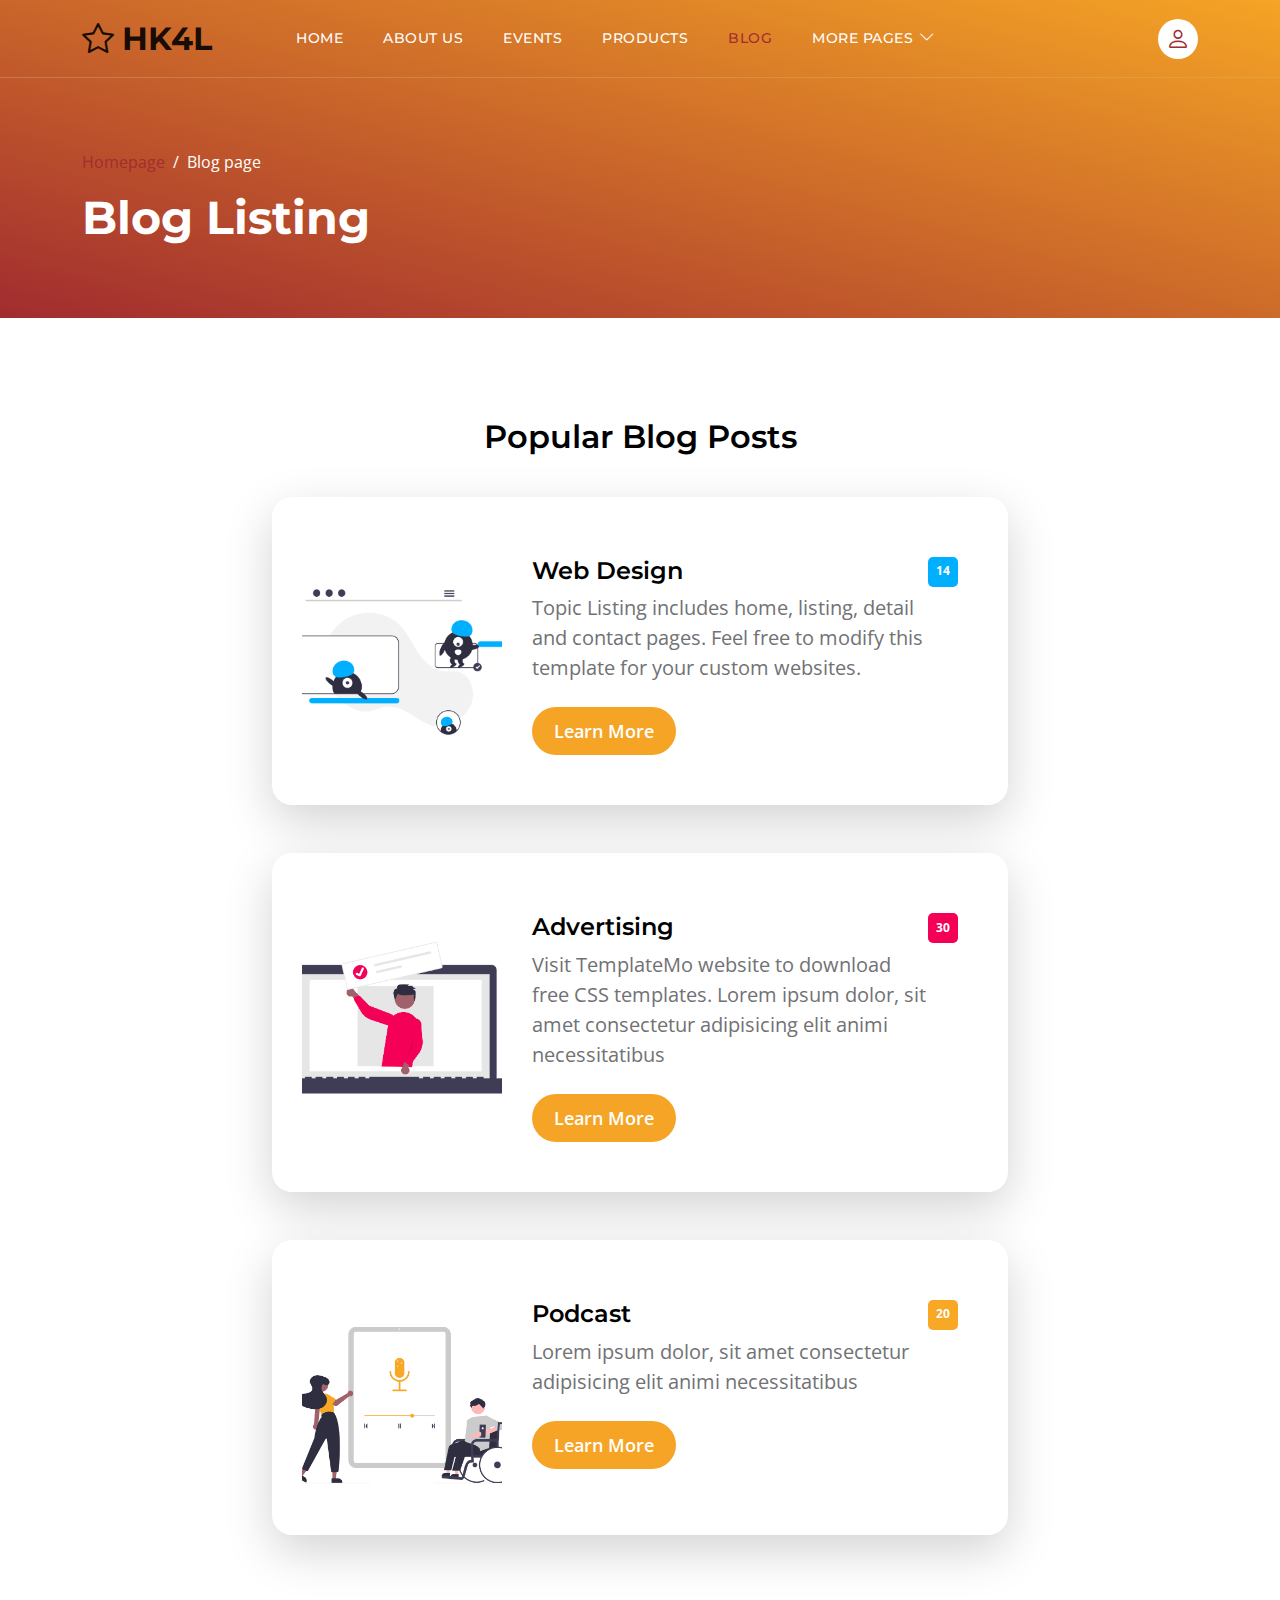
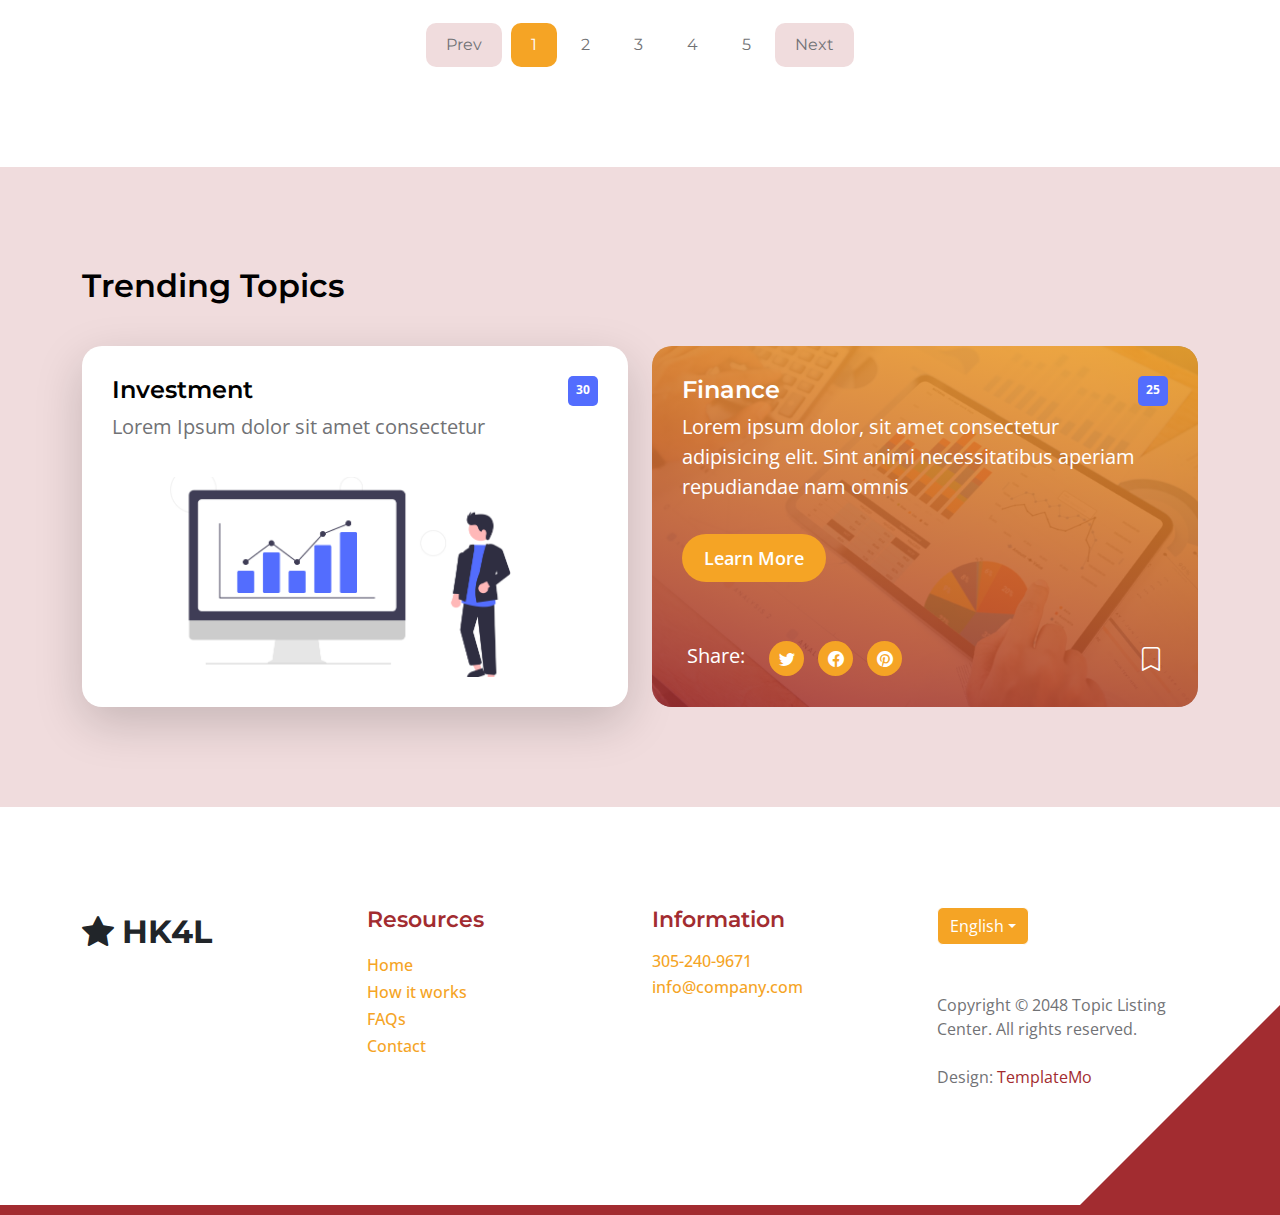
<file: blogg.html>
<!doctype html>
<html lang="en">
    <head>
        <meta charset="utf-8">
        <meta name="viewport" content="width=device-width, initial-scale=1">

        <meta name="description" content="">
        <meta name="author" content="">

        <title>Blog Listing Page</title>

        <!-- CSS FILES -->        
        <link rel="preconnect" href="https://fonts.googleapis.com">
        
        <link rel="preconnect" href="https://fonts.gstatic.com" crossorigin>

        <link href="https://fonts.googleapis.com/css2?family=Montserrat:wght@500;600;700&family=Open+Sans&display=swap" rel="stylesheet">
                        
        <link href="blog-page/css/bootstrap.min.css" rel="stylesheet">

        <link href="blog-page/css/bootstrap-icons.css" rel="stylesheet">

        <link href="blog-page/css/team-hk-site.css" rel="stylesheet">

    </head>
    
    <body class="topics-listing-page" id="top">

        <main>

            <nav class="navbar navbar-expand-lg">
                <div class="container">
                    <a class="navbar-brand" href="index.html">
                        <i class="bi-star"></i>
                        <span>HK4L</span>
                    </a>

                    <div class="d-lg-none ms-auto me-4">
                        <a href="#top" class="navbar-icon bi-person smoothscroll"></a>
                    </div>
    
                    <button class="navbar-toggler" type="button" data-bs-toggle="collapse" data-bs-target="#navbarNav" aria-controls="navbarNav" aria-expanded="false" aria-label="Toggle navigation">
                        <span class="navbar-toggler-icon"></span>
                    </button>
    
                    <div class="collapse navbar-collapse" id="navbarNav">
                        <ul class="navbar-nav ms-lg-5 me-lg-auto">
                            <li class="nav-item">
                                <a class="nav-link click-scroll" href="index.html">Home</a>
                            </li>

                            <li class="nav-item">
                                <a class="nav-link" href="about.html">About Us</a>
                            </li>
    
                            <li class="nav-item">
                                <a class="nav-link" href="events.html">Events</a>
                            </li>

                            <li class="nav-item">
                                <a class="nav-link" href="products.html">Products</a>
                            </li>
    
                            <li class="nav-item">
                                <a class="nav-link active" href="blog.html">Blog</a>
                            </li>

                            <li class="nav-item dropdown">
                                <a class="nav-link dropdown-toggle" href="#section_5" id="navbarLightDropdownMenuLink" role="button" data-bs-toggle="dropdown" aria-expanded="false">More Pages</a>

                                <ul class="dropdown-menu dropdown-menu-light" aria-labelledby="navbarLightDropdownMenuLink">
                                    <li><a class="dropdown-item active" href="docs.html">Documentation</a></li>

                                    <li><a class="dropdown-item" href="contact.html">Contact Us</a></li>
                                </ul>
                            </li>
                        </ul>

                        <div class="d-none d-lg-block">
                            <a href="#top" class="navbar-icon bi-person smoothscroll"></a>
                        </div>
                    </div>
                </div>
            </nav>


            <header class="site-header d-flex flex-column justify-content-center align-items-center">
                <div class="container">
                    <div class="row align-items-center">

                        <div class="col-lg-5 col-12">
                            <nav aria-label="breadcrumb">
                                <ol class="breadcrumb">
                                    <li class="breadcrumb-item"><a href="index.html">Homepage</a></li>

                                    <li class="breadcrumb-item active" aria-current="page">Blog page</li>
                                </ol>
                            </nav>

                            <h2 class="text-white">Blog Listing</h2>
                        </div>

                    </div>
                </div>
            </header>


            <section class="section-padding">
                <div class="container">
                    <div class="row">

                        <div class="col-lg-12 col-12 text-center">
                            <h3 class="mb-4">Popular Blog Posts</h3>
                        </div>

                        <div class="col-lg-8 col-12 mt-3 mx-auto">
                            <div class="custom-block custom-block-topics-listing bg-white shadow-lg mb-5">
                                <div class="d-flex">
                                    <img src="blog-page/images/topics/undraw_Remote_design_team_re_urdx.png" class="custom-block-image img-fluid" alt="">

                                    <div class="custom-block-topics-listing-info d-flex">
                                        <div>
                                            <h5 class="mb-2">Web Design</h5>

                                            <p class="mb-0">Topic Listing includes home, listing, detail and contact pages. Feel free to modify this template for your custom websites.</p>

                                            <a href="blog-detail.html" class="btn custom-btn mt-3 mt-lg-4">Learn More</a>
                                        </div>

                                        <span class="badge bg-design rounded-pill ms-auto">14</span>
                                    </div>
                                </div>
                            </div>

                            <div class="custom-block custom-block-topics-listing bg-white shadow-lg mb-5">
                                <div class="d-flex">
                                    <img src="blog-page/images/topics/undraw_online_ad_re_ol62.png" class="custom-block-image img-fluid" alt="">

                                    <div class="custom-block-topics-listing-info d-flex">
                                        <div>
                                            <h5 class="mb-2">Advertising</h5>

                                            <p class="mb-0">Visit TemplateMo website to download free CSS templates. Lorem ipsum dolor, sit amet consectetur adipisicing elit animi necessitatibus</p>

                                            <a href="topics-detail.html" class="btn custom-btn mt-3 mt-lg-4">Learn More</a>
                                        </div>

                                        <span class="badge bg-advertising rounded-pill ms-auto">30</span>
                                    </div>
                                </div>
                            </div>

                            <div class="custom-block custom-block-topics-listing bg-white shadow-lg mb-5">
                                <div class="d-flex">
                                    <img src="blog-page/images/topics/undraw_Podcast_audience_re_4i5q.png" class="custom-block-image img-fluid" alt="">

                                    <div class="custom-block-topics-listing-info d-flex">
                                        <div>
                                            <h5 class="mb-2">Podcast</h5>

                                            <p class="mb-0">Lorem ipsum dolor, sit amet consectetur adipisicing elit animi necessitatibus</p>

                                            <a href="topics-detail.html" class="btn custom-btn mt-3 mt-lg-4">Learn More</a>
                                        </div>

                                        <span class="badge bg-music rounded-pill ms-auto">20</span>
                                    </div>
                                </div>
                            </div>
                        </div>

                        <div class="col-lg-12 col-12">
                            <nav aria-label="Page navigation example">
                                <ul class="pagination justify-content-center mb-0">
                                    <li class="page-item">
                                        <a class="page-link" href="#" aria-label="Previous">
                                            <span aria-hidden="true">Prev</span>
                                        </a>
                                    </li>

                                    <li class="page-item active" aria-current="page">
                                        <a class="page-link" href="#">1</a>
                                    </li>
                                    
                                    <li class="page-item">
                                        <a class="page-link" href="#">2</a>
                                    </li>
                                    
                                    <li class="page-item">
                                        <a class="page-link" href="#">3</a>
                                    </li>

                                    <li class="page-item">
                                        <a class="page-link" href="#">4</a>
                                    </li>

                                    <li class="page-item">
                                        <a class="page-link" href="#">5</a>
                                    </li>
                                    
                                    <li class="page-item">
                                        <a class="page-link" href="#" aria-label="Next">
                                            <span aria-hidden="true">Next</span>
                                        </a>
                                    </li>
                                </ul>
                            </nav>
                        </div>

                    </div>
                </div>
            </section>


            <section class="section-padding section-bg">
                <div class="container">
                    <div class="row">

                        <div class="col-lg-12 col-12">
                            <h3 class="mb-4">Trending Topics</h3>
                        </div>

                        <div class="col-lg-6 col-md-6 col-12 mt-3 mb-4 mb-lg-0">
                            <div class="custom-block bg-white shadow-lg">
                                <a href="topics-detail.html">
                                    <div class="d-flex">
                                        <div>
                                            <h5 class="mb-2">Investment</h5>

                                            <p class="mb-0">Lorem Ipsum dolor sit amet consectetur</p>
                                        </div>

                                        <span class="badge bg-finance rounded-pill ms-auto">30</span>
                                    </div>

                                    <img src="blog-page/images/topics/undraw_Finance_re_gnv2.png" class="custom-block-image img-fluid" alt="">
                                </a>
                            </div>
                        </div>

                        <div class="col-lg-6 col-md-6 col-12 mt-lg-3">
                            <div class="custom-block custom-block-overlay">
                                <div class="d-flex flex-column h-100">
                                    <img src="blog-page/images/businesswoman-using-tablet-analysis.jpg" class="custom-block-image img-fluid" alt="">

                                    <div class="custom-block-overlay-text d-flex">
                                        <div>
                                            <h5 class="text-white mb-2">Finance</h5>

                                            <p class="text-white">Lorem ipsum dolor, sit amet consectetur adipisicing elit. Sint animi necessitatibus aperiam repudiandae nam omnis</p>

                                            <a href="topics-detail.html" class="btn custom-btn mt-2 mt-lg-3">Learn More</a>
                                        </div>

                                        <span class="badge bg-finance rounded-pill ms-auto">25</span>
                                    </div>

                                    <div class="social-share d-flex">
                                        <p class="text-white me-4">Share:</p>

                                        <ul class="social-icon">
                                            <li class="social-icon-item">
                                                <a href="#" class="social-icon-link bi-twitter"></a>
                                            </li>

                                            <li class="social-icon-item">
                                                <a href="#" class="social-icon-link bi-facebook"></a>
                                            </li>

                                            <li class="social-icon-item">
                                                <a href="#" class="social-icon-link bi-pinterest"></a>
                                            </li>
                                        </ul>

                                        <a href="#" class="custom-icon bi-bookmark ms-auto"></a>
                                    </div>

                                    <div class="section-overlay"></div>
                                </div>
                            </div>
                        </div>

                    </div>
                </div>
            </section>
        </main>

		<footer class="site-footer section-padding">
            <div class="container">
                <div class="row">

                    <div class="col-lg-3 col-12 mb-4 pb-2">
                        <a class="navbar-brand mb-2" href="index.html">
                            <i class="bi-star-fill"></i>
                            <span>HK4L</span>
                        </a>
                    </div>

                    <div class="col-lg-3 col-md-4 col-6">
                        <h6 class="site-footer-title mb-3">Resources</h6>

                        <ul class="site-footer-links">
                            <li class="site-footer-link-item">
                                <a href="#" class="site-footer-link">Home</a>
                            </li>

                            <li class="site-footer-link-item">
                                <a href="#" class="site-footer-link">How it works</a>
                            </li>

                            <li class="site-footer-link-item">
                                <a href="#" class="site-footer-link">FAQs</a>
                            </li>

                            <li class="site-footer-link-item">
                                <a href="#" class="site-footer-link">Contact</a>
                            </li>
                        </ul>
                    </div>

                    <div class="col-lg-3 col-md-4 col-6 mb-4 mb-lg-0">
                        <h6 class="site-footer-title mb-3">Information</h6>

                        <p class="text-white d-flex mb-1">
                            <a href="tel: 305-240-9671" class="site-footer-link">
                                305-240-9671
                            </a>
                        </p>

                        <p class="text-white d-flex">
                            <a href="mailto:info@company.com" class="site-footer-link">
                                info@company.com
                            </a>
                        </p>
                    </div>

                    <div class="col-lg-3 col-md-4 col-12 mt-4 mt-lg-0 ms-auto">
                        <div class="dropdown">
                            <button class="btn btn-secondary dropdown-toggle" type="button" data-bs-toggle="dropdown" aria-expanded="false">
                            English</button>

                            <ul class="dropdown-menu">
                                <li><button class="dropdown-item" type="button">Thai</button></li>

                                <li><button class="dropdown-item" type="button">Myanmar</button></li>

                                <li><button class="dropdown-item" type="button">Arabic</button></li>
                            </ul>
                        </div>

                        <p class="copyright-text mt-lg-5 mt-4">Copyright © 2048 Topic Listing Center. All rights reserved.
                        <br><br>Design: <a rel="nofollow" href="https://templatemo.com" target="_blank">TemplateMo</a></p>
                        
                    </div>

                </div>
            </div>
        </footer>

        <!-- JAVASCRIPT FILES -->
        <script src="blog-page/js/jquery.min.js"></script>
        <script src="blog-page/js/bootstrap.bundle.min.js"></script>
        <script src="blog-page/js/jquery.sticky.js"></script>
        <script src="blog-page/js/custom.js"></script>

    </body>
</html>
</file>
<file: blog-page/css/team-hk-site.css>
/*---------------------------------------
  CUSTOM PROPERTIES ( VARIABLES )             
-----------------------------------------*/
:root {
  --white-color:                  #ffffff;
  --primary-color:                #a22c30;
  --secondary-color:              #f5a425;
  --section-bg-color:             #a12c302a;
  --custom-btn-bg-color:          #f5a425;
  --custom-btn-bg-hover-color:    #a22c30;
  --dark-color:                   #000000;
  --p-color:                      #717275;
  --border-color:                 #ffe17f;
  --link-hover-color:             #a22c30;

  --body-font-family:             'Open Sans', sans-serif;
  --title-font-family:            'Montserrat', sans-serif;

  --h1-font-size:                 58px;
  --h2-font-size:                 46px;
  --h3-font-size:                 32px;
  --h4-font-size:                 28px;
  --h5-font-size:                 24px;
  --h6-font-size:                 22px;
  --p-font-size:                  20px;
  --menu-font-size:               14px;
  --btn-font-size:                18px;
  --copyright-font-size:          16px;

  --border-radius-large:          100px;
  --border-radius-medium:         20px;
  --border-radius-small:          10px;

  --font-weight-normal:           400;
  --font-weight-medium:           500;
  --font-weight-semibold:         600;
  --font-weight-bold:             700;
}

body {
  background-color: var(--white-color);
  font-family: var(--body-font-family); 
}


/*---------------------------------------
  TYPOGRAPHY               
-----------------------------------------*/

h2,
h3,
h4,
h5,
h6 {
  color: var(--dark-color);
}

h1,
h2,
h3,
h4,
h5,
h6 {
  font-family: var(--title-font-family); 
  font-weight: var(--font-weight-semibold);
}

h1 {
  font-size: var(--h1-font-size);
  font-weight: var(--font-weight-bold);
}

h2 {
  font-size: var(--h2-font-size);
  font-weight: var(--font-weight-bold);
}

h3 {
  font-size: var(--h3-font-size);
}

h4 {
  font-size: var(--h4-font-size);
}

h5 {
  font-size: var(--h5-font-size);
}

h6 {
  color: var(--primary-color);
  font-size: var(--h6-font-size);
}

p {
  color: var(--p-color);
  font-size: var(--p-font-size);
  font-weight: var(--font-weight-normal);
}

ul li {
  color: var(--p-color);
  font-size: var(--p-font-size);
  font-weight: var(--font-weight-normal);
}

a, 
button {
  touch-action: manipulation;
  transition: all 0.3s;
}

a {
  display: inline-block;
  color: var(--primary-color);
  text-decoration: none;
}

a:hover {
  color: var(--link-hover-color);
}

b,
strong {
  font-weight: var(--font-weight-bold);
}


/*---------------------------------------
  SECTION               
-----------------------------------------*/
.section-padding {
  padding-top: 100px;
  padding-bottom: 100px;
}

.section-bg {
  background-color: var(--section-bg-color);
}

.section-overlay {
  background-image: linear-gradient(15deg, #a12c2f 0%, #f5a425 100%);
  position: absolute;
  top: 0;
  left: 0;
  pointer-events: none;
  width: 100%;
  height: 100%;
  opacity: 0.85;
}

.section-overlay + .container {
  position: relative;
}

.tab-content {
  background-color: var(--white-color);
  border-radius: var(--border-radius-medium);
}

.nav-tabs {
  border-bottom: 1px solid #ecf3f2;
  margin-bottom: 40px;
  justify-content: center;
}

.nav-tabs .nav-link {
  border-radius: 0;
  border-top: 0;
  border-right: 0;
  border-left: 0;
  color: var(--p-color);
  font-family: var(--title-font-family);
  font-size: var(--btn-font-size);
  font-weight: var(--font-weight-medium);
  padding: 15px 25px;
  transition: all 0.3s;
}

.nav-tabs .nav-link:first-child {
  margin-right: 20px;
}

.nav-tabs .nav-item.show .nav-link, 
.nav-tabs .nav-link.active,
.nav-tabs .nav-link:focus, 
.nav-tabs .nav-link:hover {
  border-bottom-color: var(--primary-color);
  color: var(--primary-color);
}


/*---------------------------------------
  CUSTOM ICON COLOR               
-----------------------------------------*/
.custom-icon {
  color: var(--secondary-color);
}


/*---------------------------------------
  CUSTOM BUTTON               
-----------------------------------------*/
.custom-btn {
  background: var(--custom-btn-bg-color);
  border: 2px solid transparent;
  border-radius: var(--border-radius-large);
  color: var(--white-color);
  font-size: var(--btn-font-size);
  font-weight: var(--font-weight-semibold);
  line-height: normal;
  transition: all 0.3s;
  padding: 10px 20px;
}

.custom-btn:hover {
  background: var(--custom-btn-bg-hover-color);
  color: var(--white-color);
}

.custom-border-btn {
  background: transparent;
  border: 2px solid var(--custom-btn-bg-color);
  color: var(--custom-btn-bg-color);
}

.custom-border-btn:hover {
  background: var(--custom-btn-bg-color);
  border-color: transparent;
  color: var(--white-color);
}

.custom-btn-bg-white {
  border-color: var(--white-color);
  color: var(--white-color);
}


/*---------------------------------------
  SITE HEADER              
-----------------------------------------*/
.site-header {
  background-image: linear-gradient(15deg, #a12c2f 0%, #f5a425 100%);
  padding-top: 150px;
  padding-bottom: 80px;
}

.site-header .container {
  height: 100%;
}

.breadcrumb-item+.breadcrumb-item::before,
.breadcrumb-item a:hover,
.breadcrumb-item.active {
  color: var(--white-color);
}

.site-header .custom-icon {
  color: var(--white-color);
  font-size: var(--h4-font-size);
}

.site-header .custom-icon:hover {
  color: var(--secondary-color);
}


/*---------------------------------------
  NAVIGATION              
-----------------------------------------*/
.sticky-wrapper {
  position: absolute;
  top: 0;
  right: 0;
  left: 0;
}

.sticky-wrapper.is-sticky .navbar {
  background-color: var(--secondary-color);
}

.navbar {
  background: transparent;
  border-bottom: 1px solid rgba(208, 183, 128, 0.35);
  z-index: 9;
}

.navbar-brand,
.navbar-brand:hover {
  font-size: var(--h3-font-size);
  font-weight: var(--font-weight-bold);
  display: block;
}

.navbar-brand span {
  font-family: var(--title-font-family);
}

.navbar-expand-lg .navbar-nav .nav-link {
  border-radius: var(--border-radius-large);
  margin: 10px;
  padding: 10px;
}

.navbar-nav .nav-link {
  display: inline-block;
  color: var(--white-color);
  font-family: var(--title-font-family); 
  font-size: var(--menu-font-size);
  font-weight: var(--font-weight-medium);
  text-transform: uppercase;
  letter-spacing: 0.5px;
  position: relative;
  padding-top: 15px;
  padding-bottom: 15px;
}

.navbar-nav .nav-link.active, 
.navbar-nav .nav-link:hover {
  color: var(--primary-color);
}

.navbar .dropdown-menu {
  background: var(--white-color);
  box-shadow: 0 1rem 3rem rgba(0,0,0,.175);
  border: 0;
  display: inherit;
  opacity: 0;
  min-width: 9rem;
  margin-top: 20px;
  padding: 13px 0 10px 0;
  transition: all 0.3s;
  pointer-events: none;
}

.navbar .dropdown-menu::before {
  content: "";
  width: 0;
  height: 0;
  border-left: 20px solid transparent;
  border-right: 20px solid transparent;
  border-bottom: 15px solid var(--white-color);
  position: absolute;
  top: -10px;
  left: 10px;
}

.navbar .dropdown-item {
  display: inline-block;
  color: var(--p-bg-color);
  font-family: var(--title-font-family); 
  font-size: var(--menu-font-size);
  font-weight: var(--font-weight-medium);
  text-transform: uppercase;
  letter-spacing: 0.5px;
  position: relative;
}

.navbar .dropdown-item.active, 
.navbar .dropdown-item:active,
.navbar .dropdown-item:focus, 
.navbar .dropdown-item:hover {
  background: transparent;
  color: var(--primary-color);
}

.navbar .dropdown-toggle::after {
  content: "\f282";
  display: inline-block;
  font-family: bootstrap-icons !important;
  font-size: var(--copyright-font-size);
  font-style: normal;
  font-weight: normal !important;
  font-variant: normal;
  text-transform: none;
  line-height: 1;
  vertical-align: -.125em;
  -webkit-font-smoothing: antialiased;
  -moz-osx-font-smoothing: grayscale;
  position: relative;
  left: 2px;
  border: 0;
}

@media screen and (min-width: 992px) {
  .navbar .dropdown:hover .dropdown-menu {
    opacity: 1;
    margin-top: 0;
    pointer-events: auto;
  }
}

.navbar-icon {
  background: var(--white-color);
  border-radius: var(--border-radius-large);
  display: inline-block;
  font-size: var(--h5-font-size);
  width: 40px;
  height: 40px;
  line-height: 40px;
  text-align: center;
  transition: all 0.3s ease;
}

.navbar-icon:hover {
  background: var(--primary-color);
  color: var(--white-color);
}

.navbar-toggler {
  border: 0;
  padding: 0;
  cursor: pointer;
  margin: 0;
  width: 30px;
  height: 35px;
  outline: none;
}

.navbar-toggler:focus {
  outline: none;
  box-shadow: none;
}

.navbar-toggler[aria-expanded="true"] .navbar-toggler-icon {
  background: transparent;
}

.navbar-toggler[aria-expanded="true"] .navbar-toggler-icon:before,
.navbar-toggler[aria-expanded="true"] .navbar-toggler-icon:after {
  transition: top 300ms 50ms ease, -webkit-transform 300ms 350ms ease;
  transition: top 300ms 50ms ease, transform 300ms 350ms ease;
  transition: top 300ms 50ms ease, transform 300ms 350ms ease, -webkit-transform 300ms 350ms ease;
  top: 0;
}

.navbar-toggler[aria-expanded="true"] .navbar-toggler-icon:before {
  transform: rotate(45deg);
}

.navbar-toggler[aria-expanded="true"] .navbar-toggler-icon:after {
  transform: rotate(-45deg);
}

.navbar-toggler .navbar-toggler-icon {
  background: var(--white-color);
  transition: background 10ms 300ms ease;
  display: block;
  width: 30px;
  height: 2px;
  position: relative;
}

.navbar-toggler .navbar-toggler-icon:before,
.navbar-toggler .navbar-toggler-icon:after {
  transition: top 300ms 350ms ease, -webkit-transform 300ms 50ms ease;
  transition: top 300ms 350ms ease, transform 300ms 50ms ease;
  transition: top 300ms 350ms ease, transform 300ms 50ms ease, -webkit-transform 300ms 50ms ease;
  position: absolute;
  right: 0;
  left: 0;
  background: var(--white-color);
  width: 30px;
  height: 2px;
  content: '';
}

.navbar-toggler .navbar-toggler-icon::before {
  top: -8px;
}

.navbar-toggler .navbar-toggler-icon::after {
  top: 8px;
}


/*---------------------------------------
  HERO        
-----------------------------------------*/
.hero-section {
  background-image: linear-gradient(15deg, #13547a 0%, #80d0c7 100%);
  position: relative;
  overflow: hidden;
  padding-top: 150px;
  padding-bottom: 150px;
}

.hero-section .input-group {
  background-color: var(--white-color);
  border-radius: var(--border-radius-large);
  padding: 10px 15px;
}

.hero-section .input-group-text {
  background-color: transparent;
  border: 0;
}

.hero-section input[type="search"] {
  border: 0;
  box-shadow: none;
  margin-bottom: 0;
  padding-left: 0;
}

.hero-section button[type="submit"] {
  background-color: var(--primary-color);
  border: 0;
  border-radius: var(--border-radius-large) !important;
  color: var(--white-color);
  max-width: 150px;
}


/*---------------------------------------
  TOPICS              
-----------------------------------------*/
.featured-section {
  background-color: var(--secondary-color);
  border-radius: 0 0 100px 100px;
  padding-bottom: 100px;
}

.featured-section .row {
  position: relative;
  bottom: 100px;
  margin-bottom: -100px;
}

.custom-block {
  border-radius: var(--border-radius-medium);
  position: relative;
  overflow: hidden;
  padding: 30px;
  transition: all 0.3s ease;
  height: 100%;
}

.custom-block:hover {
  background-color: var(--secondary-color);
  transform: translateY(-3px);
}

.custom-block > a {
  width: 100%;
}

.custom-block-image {
  display: block;
  width: 100%;
  height: 200px;
  object-fit: cover;
  margin-top: 35px;
}

.custom-block .rounded-pill {
  border-radius: 5px !important;
  display: flex;
  justify-content: center;
  text-align: center;
  width: 30px;
  height: 30px;
  line-height: 20px;
}

.custom-block-overlay {
  height: 100%;
  min-height: 350px;
  padding: 0;
}

.custom-block-overlay > a {
  height: 100%;
}

.custom-block-overlay .custom-block-image {
  border-radius: var(--border-radius-medium);
  display: block;
  height: 100%;
  margin-top: 0;
}

.custom-block-overlay-text {
  position: absolute;
  z-index: 2;
  top: 0;
  right: 0;
  left: 0;
  padding: 30px;
}

.social-share {
  position: absolute;
  bottom: 0;
  right: 0;
  left: 0;
  z-index: 2;
  padding: 20px 35px;
}

.social-share .bi-bookmark {
  color: var(--white-color);
  font-size: var(--h5-font-size);
}

.social-share .bi-bookmark:hover {
  color: var(--secondary-color);
}

.bg-design {
  background-color: #00B0FF;
}

.bg-graphic {
  background-color: #00BFA6;
}

.bg-advertising {
  background-color: #F50057;
}

.bg-finance {
  background-color: #536DFE;
}

.bg-music {
  background-color: #F9A826;
}

.bg-education {
  background-color: #00BFA6;
}


/*---------------------------------------
  TOPICS               
-----------------------------------------*/
.topics-detail-block {
  border-radius: var(--border-radius-medium);
  position: relative;
  overflow: hidden;
}

.topics-detail-block-image {
  display: block;
  border-radius: var(--border-radius-medium);
}

blockquote {
  background-color: var(--section-bg-color);
  border-radius: var(--border-radius-small);
  font-family: var(--title-font-family);
  font-size: var(--h4-font-size);
  font-weight: var(--font-weight-bold);
  display: inline-block;
  text-align: center;
  margin: 30px;
  padding: 40px;
}

.topics-listing-page .site-header {
  padding-bottom: 65px;
}

.custom-block-topics-listing-info {
  margin: 30px 20px 20px 30px;
}

.custom-block-topics-listing {
  height: inherit;
}

.custom-block-topics-listing .custom-block-image {
  width: 200px;
}


/*---------------------------------------
  PAGINATION              
-----------------------------------------*/
.pagination {
  margin-top: 40px;
}

.page-link {
  border: 0;
  border-radius: var(--border-radius-small);
  color: var(--p-color);
  font-family: var(--title-font-family);
  margin: 0 5px;
  padding: 10px 20px;
}

.page-link:hover,
.page-item:first-child .page-link:hover,
.page-item:last-child .page-link:hover {
  background-color: var(--secondary-color);
  color: var(--white-color);
}

.page-item:first-child .page-link {
  margin-right: 10px;
}

.page-item:first-child .page-link,
.page-item:last-child .page-link {
  background-color: var(--section-bg-color);
  border-radius: var(--border-radius-small);
}

.active>.page-link, .page-link.active {
  background-color: var(--secondary-color);
  border-color: var(--secondary-color);
}


/*---------------------------------------
  TIMELINE              
-----------------------------------------*/
.timeline-section {
  background-image: url('../images/colleagues-working-cozy-office-medium-shot.jpg');
  background-repeat: no-repeat;
  background-position: center;
  background-size: cover;
  position: relative;
}

.timeline-container .vertical-scrollable-timeline {
  list-style-type: none;
  position: relative;
  padding-left: 0;
}

.timeline-container .vertical-scrollable-timeline .list-progress {
  width: 8px;
  height: 87%;
  background-color: var(--primary-color);
  position: absolute;
  left: 52px;
  top: 0;
  overflow: hidden;
}

.timeline-container .vertical-scrollable-timeline .list-progress .inner {
  position: absolute;
  right: 0;
  bottom: 0;
  height: 100%;
  background-color: var(--secondary-color);
  width: 100%;
}

.timeline-container .vertical-scrollable-timeline li {
  position: relative;
  padding: 20px 0px 65px 145px;
}

.timeline-container .vertical-scrollable-timeline li:last-child {
  padding-bottom: 0;
}

.timeline-container .vertical-scrollable-timeline li p {
  line-height: 40px;
}

.timeline-container .vertical-scrollable-timeline li p:last-child {
  margin-bottom: 0;
}

.timeline-container .vertical-scrollable-timeline li .icon-holder {
  position: absolute;
  left: 0;
  top: 0;
  width: 104px;
  height: 104px;
  display: flex;
  justify-content: center;
  align-items: center;
  background-color: var(--secondary-color);
  border-radius: 50%;
  z-index: 1;
  transition: 0.4s all;
}

.timeline-container .vertical-scrollable-timeline li .icon-holder::before {
  content: "";
  width: 80px;
  height: 80px;
  border: 4px solid #fff;
  position: absolute;
  background-color: var(--secondary-color);
  border-radius: 50%;
  z-index: -1;
  transition: 0.4s all;
}

.timeline-container .vertical-scrollable-timeline li .icon-holder i {
  font-size: 25px;
  color: var(--white-color);
}

.timeline-container .vertical-scrollable-timeline li::before {
  content: "";
  position: absolute;
  height: 100%;
  width: 8px;
  background-color: transparent;
  left: 52px;
  z-index: 0;
}

.timeline-container .vertical-scrollable-timeline li.active .icon-holder {
  background-color: var(--primary-color);
}

.timeline-container .vertical-scrollable-timeline li.active .icon-holder::before {
  background-color: var(--primary-color);
}


/*---------------------------------------
  FAQs              
-----------------------------------------*/
.faq-section .accordion-item {
  border: 0;
}

.faq-section .accordion-button {
  font-size: var(--h6-font-size);
  font-weight: var(--font-weight-semibold);
}

.faq-section .accordion-item:first-of-type .accordion-button {
  border-radius: var(--border-radius-large);
}

.faq-section .accordion-button:not(.collapsed) {
  border-radius: var(--border-radius-large);
  box-shadow: none;
  color: var(--primary-color);
}

.faq-section .accordion-body {
  color: var(--p-color);
  font-size: var(--btn-font-size);
  line-height: 40px;
}

/*---------------------------------------
  NEWSLETTER               
-----------------------------------------*/
.newsletter-image {
  border-radius: var(--border-radius-medium);
}


/*---------------------------------------
  CONTACT               
-----------------------------------------*/
.google-map {
  border-radius: var(--border-radius-medium);
}

.contact-form .form-floating>textarea {
  border-radius: var(--border-radius-medium);
  height: 150px;
}


/*---------------------------------------
  SUBSCRIBE FORM               
-----------------------------------------*/
.subscribe-form-wrap {
  padding: 50px;
}

.subscribe-form {
  width: 95%;
}


/*---------------------------------------
  CUSTOM FORM               
-----------------------------------------*/
.custom-form .form-control {
  border-radius: var(--border-radius-large);
  color: var(--p-color);
  margin-bottom: 24px;
  padding-top: 13px;
  padding-bottom: 13px;
  padding-left: 20px;
  outline: none;
}

.form-floating>label {
  padding-left: 20px;
}

.custom-form button[type="submit"] {
  background: var(--custom-btn-bg-color);
  border: none;
  border-radius: var(--border-radius-large);
  color: var(--white-color);
  font-family: var(--title-font-family);
  font-size: var(--p-font-size);
  font-weight: var(--font-weight-semibold);
  transition: all 0.3s;
  margin-bottom: 0;
}

.custom-form button[type="submit"]:hover,
.custom-form button[type="submit"]:focus {
  background: var(--custom-btn-bg-hover-color);
  border-color: transparent;
}


/*---------------------------------------
  SITE FOOTER              
-----------------------------------------*/
.site-footer {
  border-bottom: 10px solid var(--primary-color);
  position: relative;
}

.site-footer::after {
  content: "";
  position: absolute;
  bottom: 0;
  right: 0;
  width: 0;
  height: 0;
  border-style: solid;
  border-width: 0 0 200px 200px;
  border-color: transparent transparent var(--primary-color) transparent;
  pointer-events: none;
}

.site-footer-title {
  color: var(--primary-color); 
}

.site-footer .dropdown-menu {
  padding: 0;
}

.site-footer .dropdown-item {
  color: var(--p-color);
  font-size: var(--menu-font-size);
  font-weight: var(--font-weight-medium);
  padding: 4px 18px;
}

.site-footer .dropdown-item:hover {
  background-color: transparent;
  color: var(--primary-color);
}

.site-footer .dropdown-menu li:first-child .dropdown-item {
  padding-top: 10px;
}

.site-footer .dropdown-menu li:last-child .dropdown-item {
  padding-bottom: 12px;
}

.site-footer .dropdown-toggle {
  background-color: var(--secondary-color);
  border-color: var(--white-color);
}

.site-footer .dropdown-toggle:hover {
  background-color: var(--primary-color);
  border-color: transparent;
}

.site-footer-links {
  padding-left: 0;
}

.site-footer-link-item {
  display: block;
  list-style: none;
  line-height: normal;
}

.site-footer-link {
  color: var(--secondary-color);
  font-size: var(--copyright-font-size);
  font-weight: var(--font-weight-medium);
  line-height: normal;
}

.copyright-text {
  font-size: var(--copyright-font-size);
}


/*---------------------------------------
  SOCIAL ICON               
-----------------------------------------*/
.social-icon {
  margin: 0;
  padding: 0;
}

.social-icon-item {
  list-style: none;
  display: inline-block;
  vertical-align: top;
}

.social-icon-link {
  background: var(--secondary-color);
  border-radius: var(--border-radius-large);
  color: var(--white-color);
  font-size: var(--copyright-font-size);
  display: block;
  margin-right: 10px;
  text-align: center;
  width: 35px;
  height: 35px;
  line-height: 36px;
  transition: background 0.2s, color 0.2s;
}

.social-icon-link:hover {
  background: var(--primary-color);
  color: var(--white-color);
}


/*---------------------------------------
  RESPONSIVE STYLES               
-----------------------------------------*/
@media screen and (max-width: 991px) {
  h1 {
    font-size: 48px;
  }

  h2 {
    font-size: 36px;
  }

  h3 {
    font-size: 32px;
  }

  h4 {
    font-size: 28px;
  }

  h5 {
    font-size: 20px;
  }

  h6 {
    font-size: 18px;
  }

  .section-padding {
    padding-top: 50px;
    padding-bottom: 50px;
  }
  
  .navbar {
    background-color: var(--secondary-color);
  }

  .navbar-nav .dropdown-menu {
    position: relative;
    left: 10px;
    opacity: 1;
    pointer-events: auto;
    max-width: 155px;
    margin-top: 10px;
    margin-bottom: 15px;
  }

  .navbar-expand-lg .navbar-nav {
    padding-bottom: 20px;
  }

  .navbar-expand-lg .navbar-nav .nav-link {
    padding: 0;
  }

  .nav-tabs .nav-link:first-child {
    margin-right: 5px;
  }

  .nav-tabs .nav-link {
    font-size: var(--copyright-font-size);
    padding: 10px;
  }

  .featured-section {
    border-radius: 0 0 80px 80px;
    padding-bottom: 50px;
  }

  .custom-block-topics-listing .custom-block-image {
    width: auto;
  }

  .custom-block-topics-listing > .d-flex,
  .custom-block-topics-listing-info,
  .custom-block-topics-listing a {
    flex-direction: column;
  }

  .timeline-container .vertical-scrollable-timeline .list-progress {
    height: 75%;
  }

  .timeline-container .vertical-scrollable-timeline li {
    padding-left: 135px;
  }

  .subscribe-form-wrap {
    padding-top: 30px;
    padding-bottom: 0;
  }
}

@media screen and (max-width: 480px) {
  h1 {
    font-size: 36px;
  }

  h2 {
    font-size: 28px;
  }

  h3 {
    font-size: 26px;
  }

  h4 {
    font-size: 22px;
  }

  h5 {
    font-size: 20px;
  }
}
</file>
